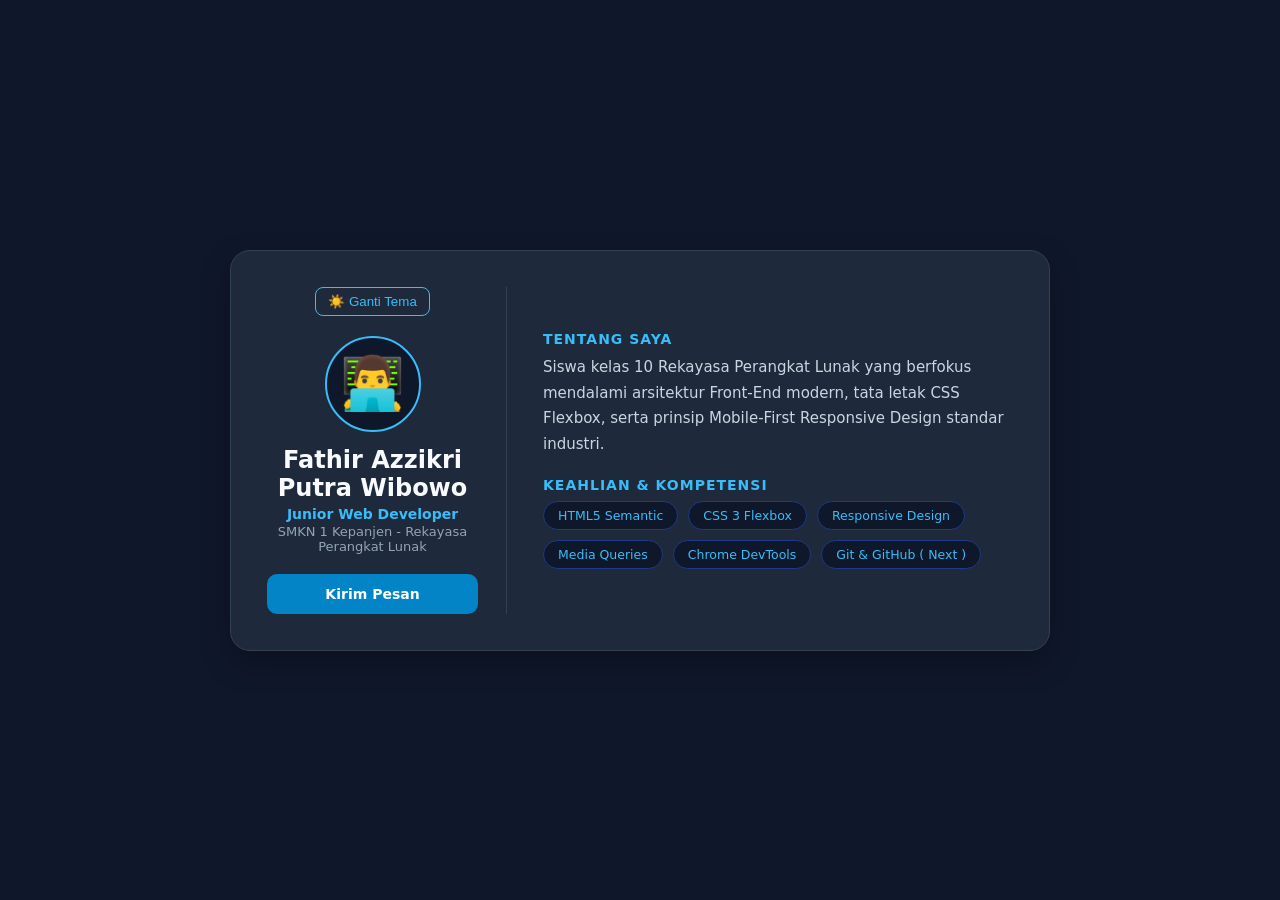
<file: index.html>
<!DOCTYPE html>
<html lang="id">
<head>
  <meta charset="UTF-8">
  <meta name="viewport" content="width=device-width, initial-scale=1.0">
  <title>Profil Digital Responsive - Fathir Azzikri Putra Wibowo</title>
  <link rel="stylesheet" href="style.css">
</head>
<body>

  <main class="page-wrapper">
    <article class="profile-card">
      <header class="card-aside">
        <button id="btnTogleTema" class="btn-tema">
          ☀️ Ganti Tema
        </button>
        <div id="avatar-rotate" class="avatar-box">
          <span class="avatar-icon">👨‍💻</span>
        </div>
        <h1 class="student-name">Fathir Azzikri Putra Wibowo</h1>
        <p class="student-role">Junior Web Developer</p>
        <p class="student-school">SMKN 1 Kepanjen - Rekayasa Perangkat Lunak</p>
        <a href="#" id="btnKontak" class="btn-contact">Kirim Pesan</a>
      </header>

      <section class="card-content">
        <div class="bio-section">
          <h2 class="section-heading">Tentang Saya</h2>
          <p class="bio-text">
            Siswa kelas 10 Rekayasa Perangkat Lunak yang berfokus mendalami arsitektur Front-End modern, tata letak CSS Flexbox, serta prinsip Mobile-First Responsive Design standar industri.
          </p>
        </div>

        <div class="skills-section">
          <h2 class="section-heading">Keahlian & Kompetensi</h2>
          <div class="skill-matrix">
            <div class="skill-badge">HTML5 Semantic</div>
            <div class="skill-badge">CSS 3 Flexbox</div>
            <div class="skill-badge">Responsive Design</div>
            <div class="skill-badge">Media Queries</div>
            <div class="skill-badge">Chrome DevTools</div>
            <div class="skill-badge">Git & GitHub ( Next )</div>
          </div>
        </div>
      </section>
      
    </article>
  </main>

  <div id="modalKontak" class="modal-overlay">
    <div class="modal-box">
      <h2>Kirim Pesan</h2>
      <p>silahkan hubungi Saya melalui email: fapuwikanesa@gmail.com</p>
      <button id="btnTutupModal" class="btn-tutup">Tutup</button>
    </div>
  </div>

   <script src="script.js"></script>
   
</body>
</html>
</file>
<file: style.css>
* {
  margin: 0;
  padding: 0;
  box-sizing: border-box;
}

body {
  font-family: 'Segoe UI', system-ui, apple-system, sans-serif;
  background-color: #0f172a; /* Latar belakang dark slate */
  color: #e2e8f0; /* Warna teks utama yang jelas */
  min-height: 100vh;
  display: flex;
  justify-content: center;
  align-items: center;
  padding: 16px;
}

.page-wrapper {
  width: 100%;
  max-width: 820px;
}

.profile-card {
  background-color: #1e293b; /* Warna kartu slate gelap */
  border: 1px solid #334155; /* Border halus */
  border-radius: 20px;
  padding: 24px;
  box-shadow: 0 12px 30px rgba(0, 0, 0, 0.25);
  display: flex;
  flex-direction: column;
  gap: 24px;
}

.card-aside {
  display: flex;
  flex-direction: column;
  align-items: center;
  text-align: center;
  padding-bottom: 20px;
  border-bottom: 1px solid #334155;
}

.avatar-box {
  width: 84px;
  height: 84px;
  background: #0f172a;
  border: 2px solid #38bdf8; /* Ring avatar cyan terang */
  border-radius: 50%;
  display: flex;
  justify-content: center;
  align-items: center;
  font-size: 46px;
  margin-bottom: 14px;
  transition: 0.3s ease;
}

.avatar-box:hover {
  border-color: #c1c1ba;
}

.student-name {  
  font-size: 22px;
  color: #f8fafc;
  font-weight: 700;
} 

.student-role {  
  color: #38bdf8;  
  font-size: 14px;  
  font-weight: 600;  
  margin-top: 4px; 
} 
  
.student-school {  
  color: #94a3b8;  
  font-size: 13px;  
  margin-top: 2px; 
} 
    
.btn-contact {  
  margin-top: 16px;
  display: inline-block;
  width: 100%;
  text-align: center;
  background-color: #0284c7; /* Tombol biru terang */
  color: #ffffff;
  text-decoration: none;
  padding: 12px 20px;
  border-radius: 10px;
  font-weight: 600;
  font-size: 14px;
  transition: all 0.2s ease;
}

.btn-contact:hover {
  background-color: #0369a1;
  transform: translateY(-2px);
}

.card-content {
  display: flex;
  flex-direction: column;
  gap: 20px;
}

.section-heading {
  font-size: 14px;
  color: #38bdf8; /* Judul seksi cyan terang */
  text-transform: uppercase;
  letter-spacing: 1px;
  margin-bottom: 8px;
  font-weight: 700;
}

.bio-text {
  font-size: 14px;
  line-height: 1.7;
  color: #cbd5e1; /* Teks deskripsi kontras tinggi */
}

.skill-matrix {
  display: flex;
  flex-wrap: wrap;
  gap: 10px;
}

.skill-badge {
  background-color: #0f172a;
  border: 1px solid #1e3a8a;
  color: #38bdf8;
  padding: 6px 14px;
  border-radius: 20px;
  font-size: 12.5px;
  font-weight: 500;
  transition: all 0.3s ease;
}

.skill-badge:hover {
  border-color: #38bdf8;
  background-color: #1e293b;
  transform: translateY(-7px);
}

@media screen and (min-width: 680px) {
  body {
    padding: 32px;
  }

  .profile-card {
    flex-direction: row;
    align-items: stretch;
    padding: 36px;
    gap: 36px;
  }

  .card-aside {
    width: 240px;
    flex-shrink: 0;
    padding-bottom: 0;
    padding-right: 28px;
    border-bottom: none;
    border-right: 1px solid #334155;
    justify-content: center;
  }

  .avatar-box {
    width: 96px;
    height: 96px;
    font-size: 52px;
    transition: 0.3s ease;
  }

  .student-name {
    font-size: 24px;
  }

  .btn-contact {
    width: 100%;
    margin-top: 20px;
  }

  .card-content {
    flex: 1;
    justify-content: center;
  }

  .bio-text {
    font-size: 15px;
  }
}

/* ==== CSS Tombol Togle ==== */
.btn-tema {
  background: transparent;
  border: 1px solid #38bdf8;
  color: #38bdf8;
  padding: 6px 12px;
  border-radius: 8px;
  cursor: pointer;
  margin-bottom: 20px;
  transition: 0.3s;
}

.btn-tema:hover {
  background: #38bdf8;
  color:  #0b1329;
}

/* ====CSS Light Mode (State) ==== */
/* Ketika body memiliki class .light-mode, timpa warna aslinya */
body.ligt-mode {
  background-color: #f8fafc;
  color: #0f172a;
}

body.light-mode .profile-card {
  background-color: #ffffff;
  border-color: #cbd5e1;
  box-shadow: 0 10px 25px rgba(0, 0, 0, 0.05);
}

body.light-mode .student-name {
  color: #0f172a;
}

body.light-mode .bio-text {
  color:#0f172a ;
}

body.light-mode .student-school {
  color:#0f172a ;
}

body.light-mode .card-aside {
  border-color: #cbd5e1;
}

/* ===== CSS Modal Popup ==== */
.modal-overlay {
  position: fixed; /*agar selalu berada di atas layar */
  top: 0; left: 0; width: 100%; height: 100%;
  background-color: rgba(0, 0, 0, 0.7);
  display: none; /* Sembunyikan dari layar*/
  justify-content: center;
  align-items: center;
  z-index: 1000;
}

/* Class aktif untuk menampilkan hasil modal */
.modal-overlay.show {
  display: flex; /* Ubah ke flex agar nampil di tengah*/
}

.modal-box {
  background: #1e293b;
  padding: 30px;
  border-radius: 12px;
  text-align: center;
  width: 90%;
  max-width: 400px;
}

.btn-tutup {
  margin-top: 20px;
  background: #ef444e;
  color: white;
  border: none;
  padding: 8px 16px;
  border-radius: 6px;
  cursor: pointer;
}
</file>
<file: modul-3 Fathir.css>
* {
  margin: 0;
  padding: 0;
  box-sizing: border-box;
}

body {
  font-family: 'Segoe UI', system-ui, apple-system, sans-serif;
  background-color: #0f172a; /* Latar belakang dark slate */
  color: #e2e8f0; /* Warna teks utama yang jelas */
  min-height: 100vh;
  display: flex;
  justify-content: center;
  align-items: center;
  padding: 16px;
}

.page-wrapper {
  width: 100%;
  max-width: 820px;
}

.profile-card {
  background-color: #1e293b; /* Warna kartu slate gelap */
  border: 1px solid #334155; /* Border halus */
  border-radius: 20px;
  padding: 24px;
  box-shadow: 0 12px 30px rgba(0, 0, 0, 0.25);
  display: flex;
  flex-direction: column;
  gap: 24px;
}

.card-aside {
  display: flex;
  flex-direction: column;
  align-items: center;
  text-align: center;
  padding-bottom: 20px;
  border-bottom: 1px solid #334155;
}

.avatar-box {
  width: 84px;
  height: 84px;
  background: #0f172a;
  border: 2px solid #38bdf8; /* Ring avatar cyan terang */
  border-radius: 50%;
  display: flex;
  justify-content: center;
  align-items: center;
  font-size: 46px;
  margin-bottom: 14px;
  transition: 0.3s ease;
}

.avatar-box:hover {
  border-color: #c1c1ba;
}

.student-name {  
  font-size: 22px;
  color: #f8fafc;
  font-weight: 700;
} 

.student-role {  
  color: #38bdf8;  
  font-size: 14px;  
  font-weight: 600;  
  margin-top: 4px; 
} 
  
.student-school {  
  color: #94a3b8;  
  font-size: 13px;  
  margin-top: 2px; 
} 
    
.btn-contact {  
  margin-top: 16px;
  display: inline-block;
  width: 100%;
  text-align: center;
  background-color: #0284c7; /* Tombol biru terang */
  color: #ffffff;
  text-decoration: none;
  padding: 12px 20px;
  border-radius: 10px;
  font-weight: 600;
  font-size: 14px;
  transition: all 0.2s ease;
}

.btn-contact:hover {
  background-color: #0369a1;
  transform: translateY(-2px);
}

.card-content {
  display: flex;
  flex-direction: column;
  gap: 20px;
}

.section-heading {
  font-size: 14px;
  color: #38bdf8; /* Judul seksi cyan terang */
  text-transform: uppercase;
  letter-spacing: 1px;
  margin-bottom: 8px;
  font-weight: 700;
}

.bio-text {
  font-size: 14px;
  line-height: 1.7;
  color: #cbd5e1; /* Teks deskripsi kontras tinggi */
}

.skill-matrix {
  display: flex;
  flex-wrap: wrap;
  gap: 10px;
}

.skill-badge {
  background-color: #0f172a;
  border: 1px solid #1e3a8a;
  color: #38bdf8;
  padding: 6px 14px;
  border-radius: 20px;
  font-size: 12.5px;
  font-weight: 500;
  transition: all 0.3s ease;
}

.skill-badge:hover {
  border-color: #38bdf8;
  background-color: #1e293b;
  transform: translateY(-7px);
}

@media screen and (min-width: 680px) {
  body {
    padding: 32px;
  }

  .profile-card {
    flex-direction: row;
    align-items: stretch;
    padding: 36px;
    gap: 36px;
  }

  .card-aside {
    width: 240px;
    flex-shrink: 0;
    padding-bottom: 0;
    padding-right: 28px;
    border-bottom: none;
    border-right: 1px solid #334155;
    justify-content: center;
  }

  .avatar-box {
    width: 96px;
    height: 96px;
    font-size: 52px;
    transition: 0.3s ease;
  }

  .student-name {
    font-size: 24px;
  }

  .btn-contact {
    width: 100%;
    margin-top: 20px;
  }

  .card-content {
    flex: 1;
    justify-content: center;
  }

  .bio-text {
    font-size: 15px;
  }
}

/* ==== CSS Tombol Togle ==== */
.btn-tema {
  background: transparent;
  border: 1px solid #38bdf8;
  color: #38bdf8;
  padding: 6px 12px;
  border-radius: 8px;
  cursor: pointer;
  margin-bottom: 20px;
  transition: 0.3s;
}

.btn-tema:hover {
  background: #38bdf8;
  color:  #0b1329;
}

/* ====CSS Light Mode (State) ==== */
/* Ketika body memiliki class .light-mode, timpa warna aslinya */
body.ligt-mode {
  background-color: #f8fafc;
  color: #0f172a;
}

body.light-mode .profile-card {
  background-color: #ffffff;
  border-color: #cbd5e1;
  box-shadow: 0 10px 25px rgba(0, 0, 0, 0.05);
}

body.light-mode .student-name {
  color: #0f172a;
}

body.light-mode .bio-text {
  color:#0f172a ;
}

body.light-mode .student-school {
  color:#0f172a ;
}

body.light-mode .card-aside {
  border-color: #cbd5e1;
}

/* ===== CSS Modal Popup ==== */
.modal-overlay {
  position: fixed; /*agar selalu berada di atas layar */
  top: 0; left: 0; width: 100%; height: 100%;
  background-color: rgba(0, 0, 0, 0.7);
  display: none; /* Sembunyikan dari layar*/
  justify-content: center;
  align-items: center;
  z-index: 1000;
}

/* Class aktif untuk menampilkan hasil modal */
.modal-overlay.show {
  display: flex; /* Ubah ke flex agar nampil di tengah*/
}

.modal-box {
  background: #1e293b;
  padding: 30px;
  border-radius: 12px;
  text-align: center;
  width: 90%;
  max-width: 400px;
}

.btn-tutup {
  margin-top: 20px;
  background: #ef444e;
  color: white;
  border: none;
  padding: 8px 16px;
  border-radius: 6px;
  cursor: pointer;
}
</file>
